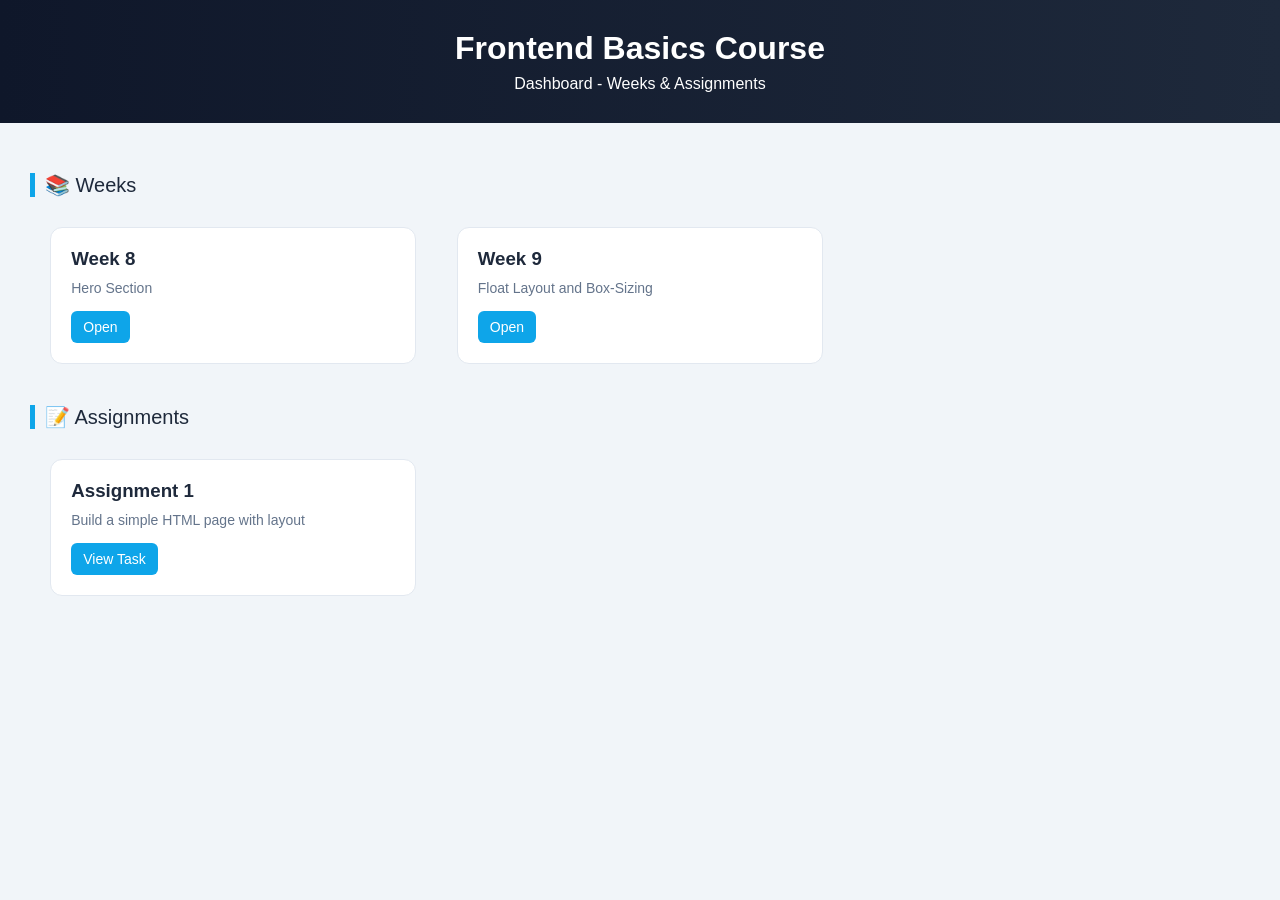
<file: index.html>
<!DOCTYPE html>
<html lang="en">
<head>
<meta charset="UTF-8">
<title>Frontend Course Dashboard</title>

<style>
    * {
        box-sizing: border-box;
        margin: 0;
        padding: 0;
        font-family: Arial, sans-serif;
    }

    body {
        background: #f1f5f9;
        color: #1e293b;
    }

    /* Header */
    .header {
        background: linear-gradient(to right, #0f172a, #1e293b);
        color: white;
        padding: 30px;
        text-align: center;
    }

    .header h1 {
        margin-bottom: 8px;
    }

    /* Container */
    .container {
        padding: 30px;
    }

    /* Sections title */
    .section-title {
        margin: 20px 0 10px;
        font-size: 20px;
        border-left: 5px solid #0ea5e9;
        padding-left: 10px;
    }

    /* Grid */
    .grid {
        overflow: hidden;
    }

    .card {
        width: 30%;
        float: left;
        margin: 1.66%;
        background: white;
        padding: 20px;
        border-radius: 12px;
        border: 1px solid #e2e8f0;
        transition: 0.3s;
    }

    .card:hover {
        transform: translateY(-5px);
        box-shadow: 0 10px 20px rgba(0,0,0,0.08);
    }

    .card h3 {
        margin-bottom: 10px;
    }

    .card p {
        color: #64748b;
        font-size: 14px;
        margin-bottom: 15px;
    }

    .card a {
        display: inline-block;
        padding: 8px 12px;
        background: #0ea5e9;
        color: white;
        text-decoration: none;
        border-radius: 6px;
        font-size: 14px;
    }

    .card a:hover {
        background: #0284c7;
    }

    .clear {
        clear: both;
    }

</style>
</head>

<body>

<!-- HEADER -->
<div class="header">
    <h1>Frontend Basics Course</h1>
    <p>Dashboard - Weeks & Assignments</p>
</div>

<div class="container">

    <!-- WEEKS -->
    <div class="section-title">📚 Weeks</div>

    <div class="grid">

        <!-- <div class="card">
            <h3>Week 1</h3>
            <p>HTML Basics + Structure</p>
            <a href="">Open</a>
        </div> -->

        <!-- <div class="card">
            <h3>Week 2</h3>
            <p>CSS Box Model + Cards</p>
            <a href="week2/">Open</a>
        </div> -->

        <!-- <div class="card">
            <h3>Week 3</h3>
            <p>Float Layout Practice</p>
            <a href="week3/">Open</a>
        </div> -->

        <div class="card">
            <h3>Week 8</h3>
            <p>Hero Section</p>
            <a href="week8/">Open</a>
        </div>

        <div class="card">
            <h3>Week 9</h3>
            <p>Float Layout and Box-Sizing</p>
            <a href="week9/">Open</a>
        </div>

        <div class="clear"></div>
    </div>

    <!-- ASSIGNMENTS -->
    <div class="section-title">📝 Assignments</div>

    <div class="grid">

        <div class="card">
            <h3>Assignment 1</h3>
            <p>Build a simple HTML page with layout</p>
            <a href="https://assignment-lab-1.vercel.app/">View Task</a>
        </div>
        <div class="clear"></div>
    </div>

</div>

</body>
</html>
</file>
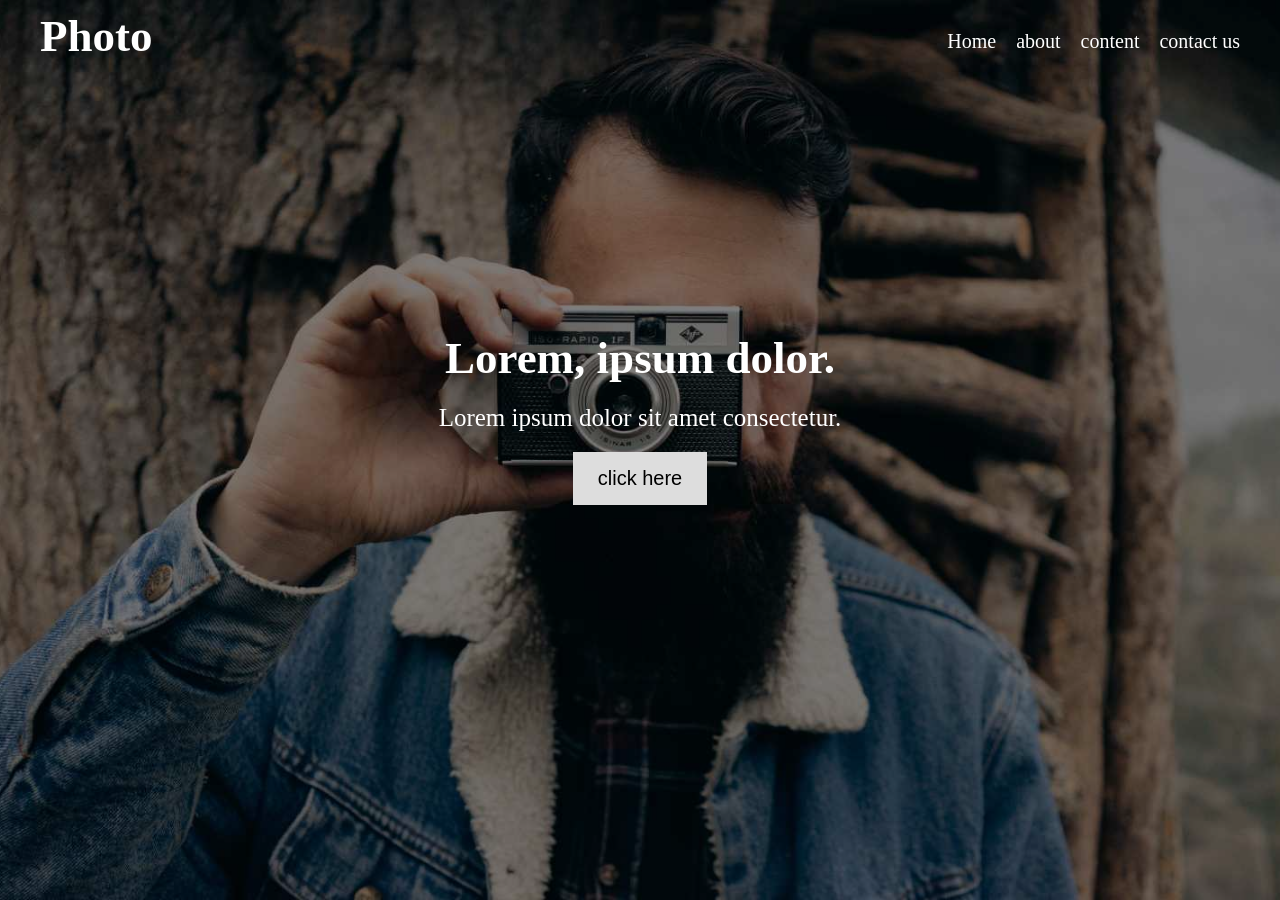
<file: week7/index.html>
<!DOCTYPE html>
<html lang="en">
<head>
    <link rel="stylesheet" href="style.css">
</head>
<body>
    
    <div class="home">    
        <div class="layer">
            <nav>
        <div class="logo"><h2>Photo</h2></div>
        <div class="list">
            <ul>
                <li>Home</li>
                <li>about</li>
                <li>content</li>
                <li>contact us</li>
                <li class="clearfix"></li>
            </ul>
        </div>
        <div class="clearfix"></div>
    </nav>
    
            <div class="text">
                <h2>Lorem, ipsum dolor.</h2>
                <p>Lorem ipsum dolor sit amet consectetur.</p>
                <button>click here</button>
            </div>
        </div>
    </div>


</body>
</html>
</file>
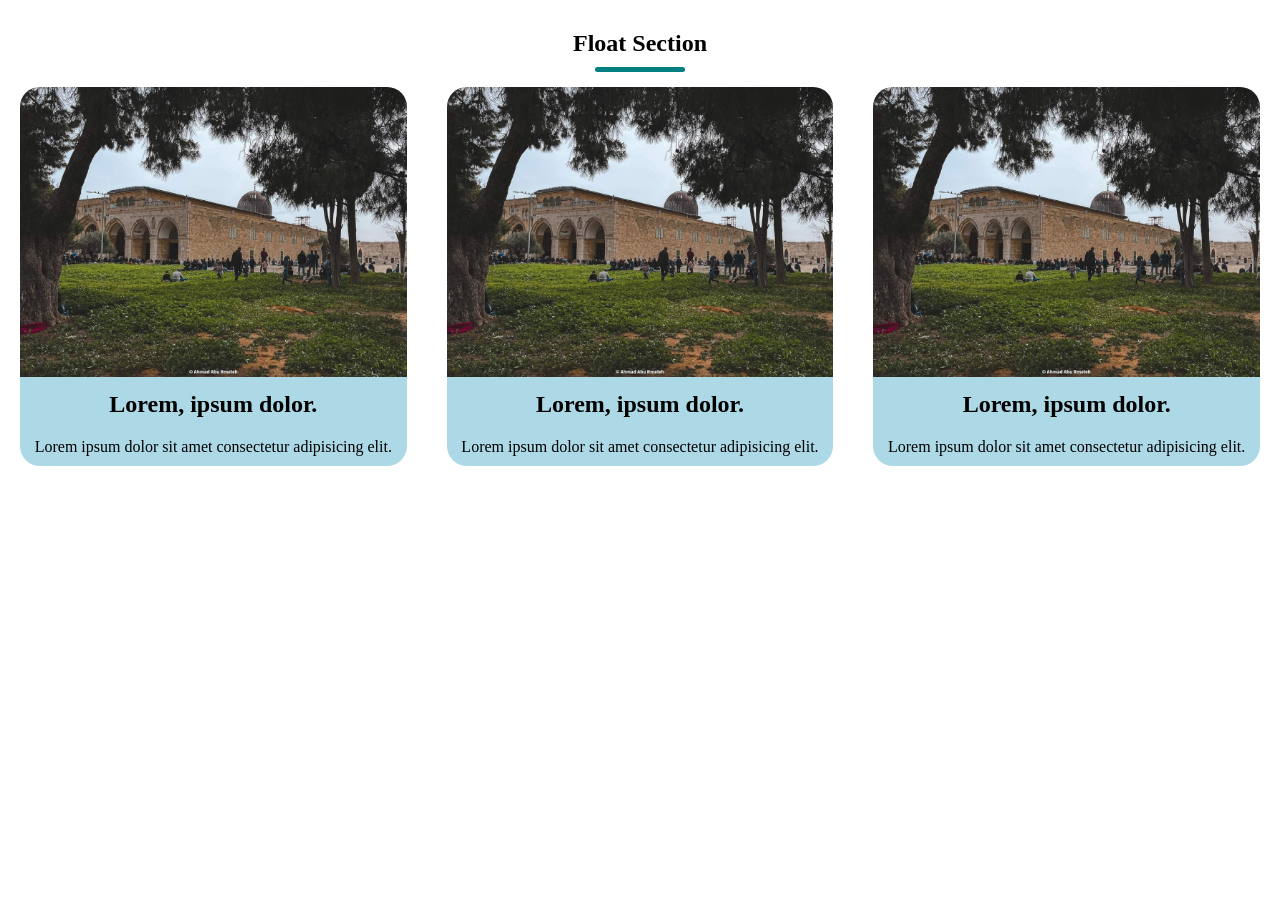
<file: week9/index.html>
<!DOCTYPE html>
<html lang="en">
<head>
    <meta charset="UTF-8">
    <meta name="viewport" content="width=device-width, initial-scale=1.0">
    <title>Document</title>
    <link rel="stylesheet" href="style.css">
</head>
<body>

    <div class="container">
        <h2>Float Section</h2>
        <div class="style"></div>
        
        <div class="member">
            <div class="box">
                <img src="image/1162024.jpg" alt="">
                <h2>Lorem, ipsum dolor.</h2>
                <p>Lorem ipsum dolor sit amet consectetur adipisicing elit.</p>
            </div>
        </div>
    
        
        <div class="member">
            <div class="box">
                <img src="image/1162024.jpg" alt="">
                <h2>Lorem, ipsum dolor.</h2>
                <p>Lorem ipsum dolor sit amet consectetur adipisicing elit.</p>
            </div>
        </div>
    
        
        <div class="member">
            <div class="box">
                <img src="image/1162024.jpg" alt="">
                <h2>Lorem, ipsum dolor.</h2>
                <p>Lorem ipsum dolor sit amet consectetur adipisicing elit.</p>
            </div>
        </div>
        <div class="clearfix"></div>
    </div>
    
</body>
</html>
</file>
<file: week7/style.css>
*{
    margin: 0;
    padding: 0;
}
.home{
    background-color: teal;
    height: 100vh;
    background-image: url(image/photographer.jpg);
    background-size: cover;
    background-position: center center;
    color: white;
    text-align: center;
}
.layer{
    width: 100%;
    height: 100%;
    background-color: rgba(0, 0, 0, 0.5);
    overflow: hidden;
}
.text{
    margin-top: 250px;    
}
h2{
    font-size: 45px;
    margin-bottom: 20px;
}
p{
    font-size: 25px;
    margin-bottom: 20px;
}
button{
    padding: 15px 25px;
    font-size: 20px;
    border: none;
    background-color: #ddd;
}


nav{
    padding: 0 40px;
}

.logo{
    float: left;
    padding-top: 10px;
}
.list{
    float: right;
    padding-top:30px;
}
li{
    float: left;
    padding-left: 20px;
    font-size: 20px;
}
.clearfix{
    clear: both;
}






ul{
    list-style-type: none;
}
</file>
<file: week9/style.css>
*{
  margin: 0;
  padding: 0;
  box-sizing: border-box;
}

.container{
  margin-top: 30px;
  text-align: center;
}
.style{
  width: 90px;
  height: 5px;
  background-color: teal;
  border-radius: 5px;
  margin: 10px auto;
}
.member{
  width: 33.3333%;
  float: left;
  text-align: center;
  padding: 5px 20px;
  
}

.box{
  background-color: lightblue;
  border-radius: 20px;
}
.clearfix{
  clear: both;
}
img{
  width: 100%;
  border-top-left-radius: 20px;
  border-top-right-radius: 20px;
}
.member h2{
  margin: 10px 0;
}
p{
  padding: 10px 0;
}
</file>
